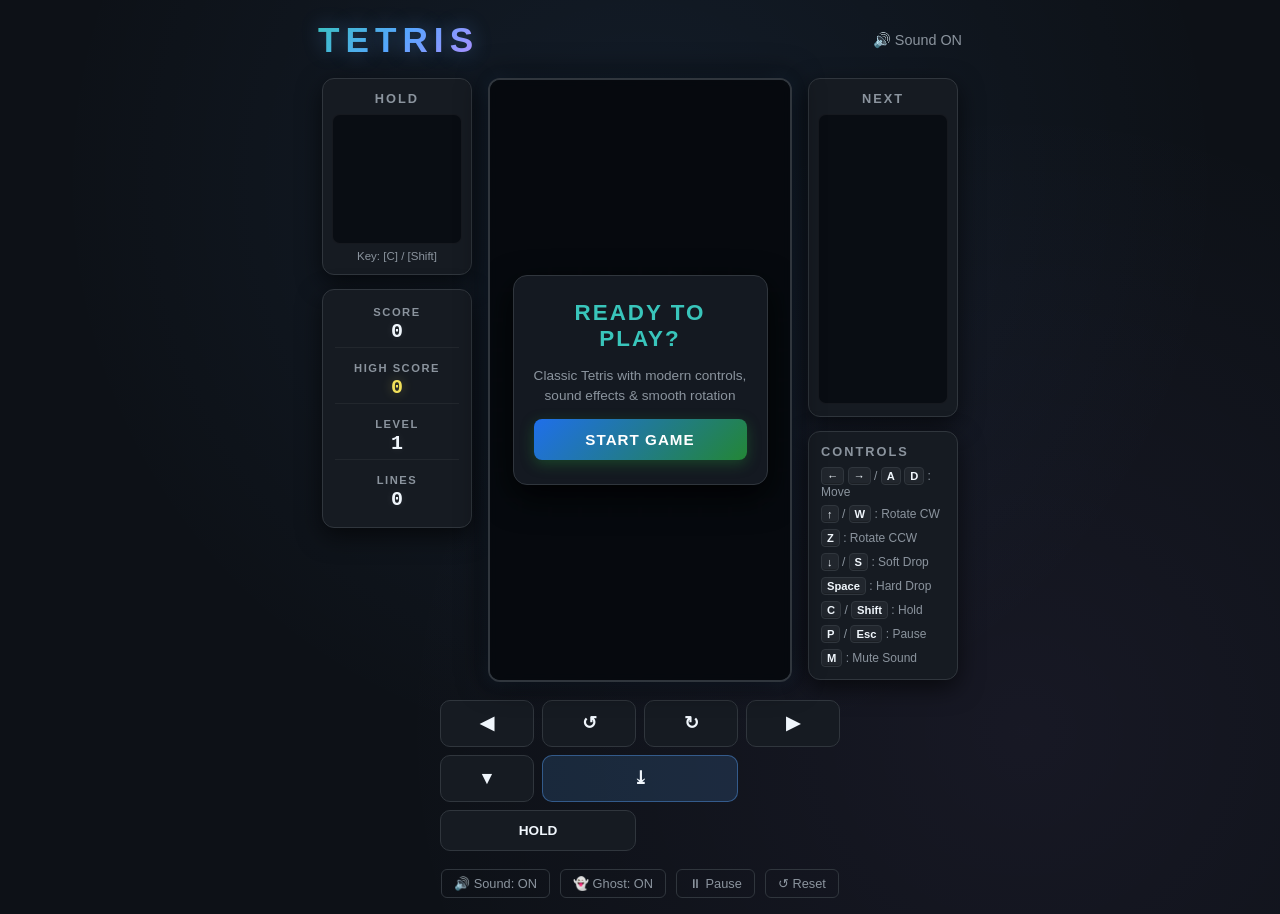
<file: index.html>
<!DOCTYPE html>
<html lang="en">
<head>
  <meta charset="UTF-8">
  <meta name="viewport" content="width=device-width, initial-scale=1.0">
  <title>HTML5 Tetris</title>
  <link rel="stylesheet" href="style.css">
</head>
<body>
  <div class="game-container">
    <header class="game-header">
      <h1 class="game-title">TETRIS</h1>
      <div class="header-status">
        <span id="sound-indicator" title="Toggle Sound (Press M)">🔊 Sound ON</span>
      </div>
    </header>

    <div class="game-layout">
      <!-- Left Sidebar: Hold & Level/Lines -->
      <aside class="sidebar sidebar-left">
        <div class="panel hold-panel">
          <h2 class="panel-title">HOLD</h2>
          <div class="canvas-wrapper">
            <canvas id="hold-canvas" width="120" height="120"></canvas>
          </div>
          <div class="panel-hint">Key: [C] / [Shift]</div>
        </div>

        <div class="panel stats-panel">
          <div class="stat-box">
            <div class="stat-label">SCORE</div>
            <div class="stat-value" id="score-display">0</div>
          </div>
          <div class="stat-box">
            <div class="stat-label">HIGH SCORE</div>
            <div class="stat-value highlight" id="high-score-display">0</div>
          </div>
          <div class="stat-box">
            <div class="stat-label">LEVEL</div>
            <div class="stat-value" id="level-display">1</div>
          </div>
          <div class="stat-box">
            <div class="stat-label">LINES</div>
            <div class="stat-value" id="lines-display">0</div>
          </div>
        </div>
      </aside>

      <!-- Center: Main Board -->
      <main class="board-area">
        <div class="canvas-container">
          <canvas id="tetris-canvas" width="300" height="600"></canvas>
          
          <!-- Start / Game Over / Pause Overlays -->
          <div id="overlay" class="overlay">
            <div class="overlay-card" id="start-screen">
              <h2>READY TO PLAY?</h2>
              <p>Classic Tetris with modern controls, sound effects & smooth rotation</p>
              <button id="btn-start" class="glow-button">START GAME</button>
            </div>

            <div class="overlay-card hidden" id="pause-screen">
              <h2>PAUSED</h2>
              <p>Press [P] or [Esc] to resume</p>
              <button id="btn-resume" class="glow-button">RESUME</button>
            </div>

            <div class="overlay-card hidden" id="gameover-screen">
              <h2>GAME OVER</h2>
              <div class="final-score-box">
                <div>Final Score: <span id="final-score">0</span></div>
                <div>Lines Cleared: <span id="final-lines">0</span></div>
              </div>
              <button id="btn-restart" class="glow-button">PLAY AGAIN</button>
            </div>
          </div>
        </div>
      </main>

      <!-- Right Sidebar: Next Queue & Quick Controls -->
      <aside class="sidebar sidebar-right">
        <div class="panel next-panel">
          <h2 class="panel-title">NEXT</h2>
          <div class="canvas-wrapper">
            <canvas id="next-canvas" width="120" height="280"></canvas>
          </div>
        </div>

        <div class="panel controls-guide">
          <h2 class="panel-title">CONTROLS</h2>
          <ul class="controls-list">
            <li><kbd>←</kbd> <kbd>→</kbd> / <kbd>A</kbd> <kbd>D</kbd> : Move</li>
            <li><kbd>↑</kbd> / <kbd>W</kbd> : Rotate CW</li>
            <li><kbd>Z</kbd> : Rotate CCW</li>
            <li><kbd>↓</kbd> / <kbd>S</kbd> : Soft Drop</li>
            <li><kbd>Space</kbd> : Hard Drop</li>
            <li><kbd>C</kbd> / <kbd>Shift</kbd> : Hold</li>
            <li><kbd>P</kbd> / <kbd>Esc</kbd> : Pause</li>
            <li><kbd>M</kbd> : Mute Sound</li>
          </ul>
        </div>
      </aside>
    </div>

    <!-- On-screen Mobile/Casual Touch Controls -->
    <div class="touch-controls">
      <button class="touch-btn" id="t-left" aria-label="Left">◀</button>
      <button class="touch-btn" id="t-rotate-ccw" aria-label="Rotate CCW">↺</button>
      <button class="touch-btn" id="t-rotate-cw" aria-label="Rotate CW">↻</button>
      <button class="touch-btn" id="t-right" aria-label="Right">▶</button>
      <button class="touch-btn" id="t-down" aria-label="Soft Drop">▼</button>
      <button class="touch-btn" id="t-hard-drop" aria-label="Hard Drop">⤓</button>
      <button class="touch-btn" id="t-hold" aria-label="Hold">HOLD</button>
    </div>

    <footer class="game-footer">
      <button id="btn-sound-toggle" class="btn-text">🔊 Sound: ON</button>
      <button id="btn-ghost-toggle" class="btn-text">👻 Ghost: ON</button>
      <button id="btn-pause-toggle" class="btn-text">⏸ Pause</button>
      <button id="btn-reset" class="btn-text">↺ Reset</button>
    </footer>
  </div>

  <script src="tetris.js"></script>
</body>
</html>
</file>
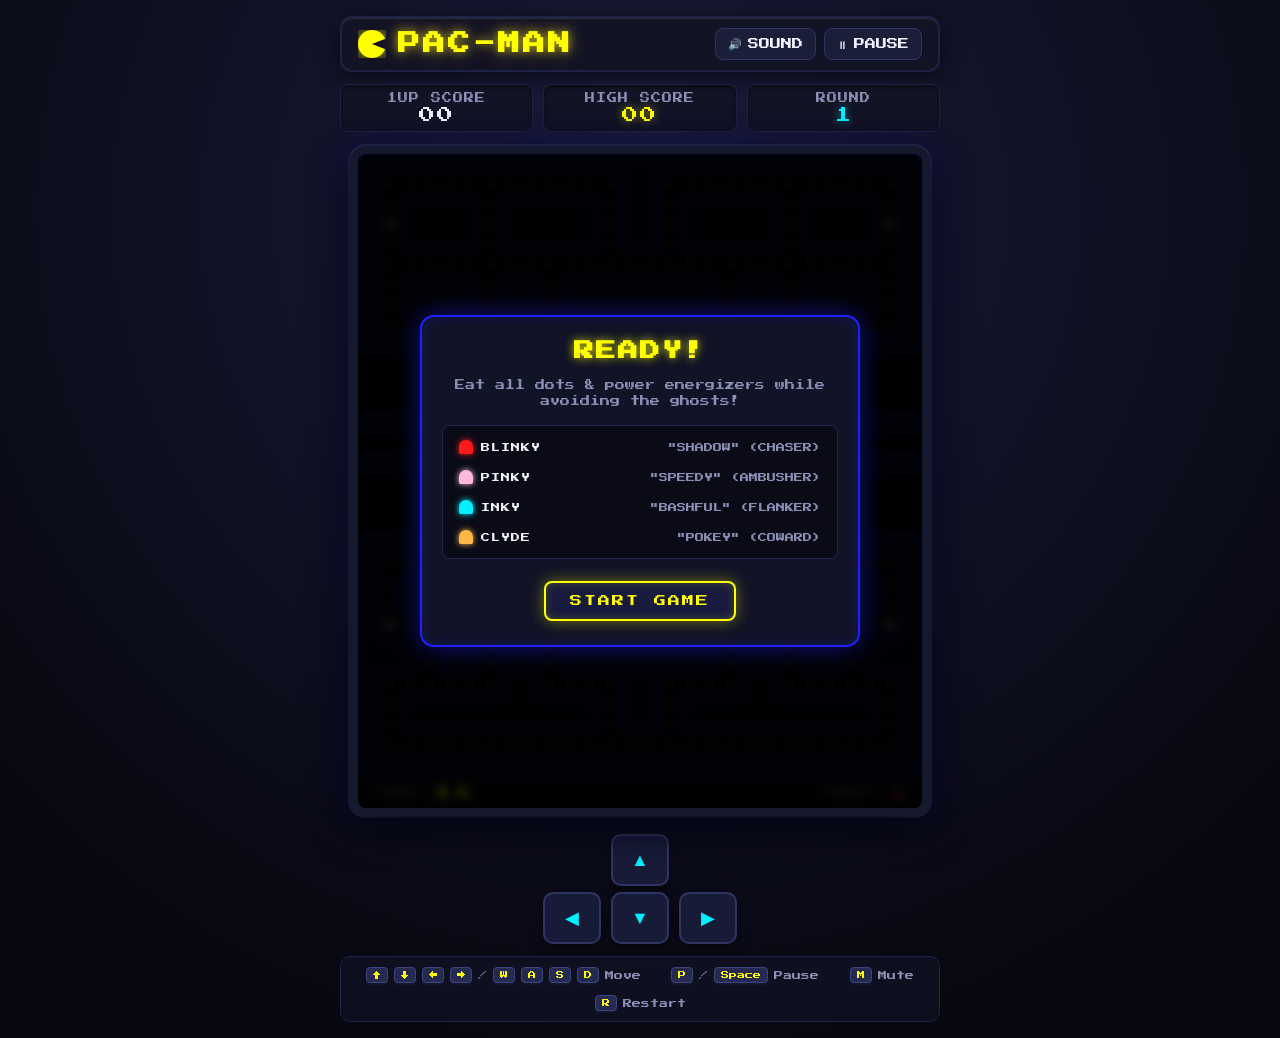
<file: pacman/index.html>
<!DOCTYPE html>
<html lang="en">
<head>
  <meta charset="UTF-8">
  <meta name="viewport" content="width=device-width, initial-scale=1.0, maximum-scale=1.0, user-scalable=no">
  <title>HTML5 PAC-MAN Arcade</title>
  <link rel="preconnect" href="https://fonts.googleapis.com">
  <link rel="preconnect" href="https://fonts.gstatic.com" crossorigin>
  <link href="https://fonts.googleapis.com/css2?family=Press+Start+2P&display=swap" rel="stylesheet">
  <link rel="stylesheet" href="style.css">
</head>
<body>
  <div class="game-container">
    <!-- Header Marquee -->
    <header class="game-header">
      <div class="logo-area">
        <div class="pac-logo-icon" aria-hidden="true"></div>
        <h1 class="game-title">PAC-MAN</h1>
      </div>
      <div class="header-controls">
        <button id="btn-sound" class="icon-button" title="Toggle Sound (M)">
          <span id="sound-icon">🔊</span> <span id="sound-text">SOUND</span>
        </button>
        <button id="btn-pause" class="icon-button" title="Pause Game (P)">
          <span id="pause-icon">⏸</span> <span id="pause-text">PAUSE</span>
        </button>
      </div>
    </header>

    <!-- Scoreboard -->
    <section class="scoreboard" aria-label="Score Board">
      <div class="score-box">
        <div class="score-label">1UP SCORE</div>
        <div class="score-val" id="score-display">00</div>
      </div>
      <div class="score-box">
        <div class="score-label">HIGH SCORE</div>
        <div class="score-val highlight" id="high-score-display">00</div>
      </div>
      <div class="score-box">
        <div class="score-label">ROUND</div>
        <div class="score-val cyan" id="level-display">1</div>
      </div>
    </section>

    <!-- Arcade Screen with Canvas & Overlays -->
    <main class="screen-wrapper">
      <canvas id="gameCanvas" width="560" height="620"></canvas>

      <!-- Interactive Modal Overlays -->
      <div id="game-overlay" class="overlay">
        <!-- Start Game Card -->
        <div id="start-modal" class="overlay-modal active">
          <h2 class="modal-title">READY!</h2>
          <p class="modal-desc">Eat all dots & power energizers while avoiding the ghosts!</p>

          <div class="ghost-roster">
            <div class="roster-item">
              <div class="ghost-preview">
                <span class="ghost-mini-sprite blinky"></span>
                <span class="ghost-name">BLINKY</span>
              </div>
              <span class="ghost-nickname">"SHADOW" (CHASER)</span>
            </div>
            <div class="roster-item">
              <div class="ghost-preview">
                <span class="ghost-mini-sprite pinky"></span>
                <span class="ghost-name">PINKY</span>
              </div>
              <span class="ghost-nickname">"SPEEDY" (AMBUSHER)</span>
            </div>
            <div class="roster-item">
              <div class="ghost-preview">
                <span class="ghost-mini-sprite inky"></span>
                <span class="ghost-name">INKY</span>
              </div>
              <span class="ghost-nickname">"BASHFUL" (FLANKER)</span>
            </div>
            <div class="roster-item">
              <div class="ghost-preview">
                <span class="ghost-mini-sprite clyde"></span>
                <span class="ghost-name">CLYDE</span>
              </div>
              <span class="ghost-nickname">"POKEY" (COWARD)</span>
            </div>
          </div>

          <button id="btn-start" class="glow-btn">START GAME</button>
        </div>

        <!-- Pause Card -->
        <div id="pause-modal" class="overlay-modal hidden">
          <h2 class="modal-title">GAME PAUSED</h2>
          <p class="modal-desc">Press [P] or click RESUME to return to the maze.</p>
          <button id="btn-resume" class="glow-btn">RESUME</button>
        </div>

        <!-- Game Over Card -->
        <div id="gameover-modal" class="overlay-modal hidden">
          <h2 class="modal-title danger">GAME OVER</h2>
          <div class="final-stats">
            <div class="stat-row">
              <span>FINAL SCORE:</span>
              <span id="gameover-score" class="highlight">0</span>
            </div>
            <div class="stat-row">
              <span>HIGH SCORE:</span>
              <span id="gameover-highscore">0</span>
            </div>
            <div class="stat-row">
              <span>ROUNDS COMPLETED:</span>
              <span id="gameover-level">1</span>
            </div>
          </div>
          <button id="btn-restart" class="glow-btn">PLAY AGAIN</button>
        </div>

        <!-- Level Clear Card -->
        <div id="clear-modal" class="overlay-modal hidden">
          <h2 class="modal-title success">ROUND CLEAR!</h2>
          <p class="modal-desc">Awesome job! Ready for faster ghosts?</p>
          <div class="final-stats">
            <div class="stat-row">
              <span>BONUS:</span>
              <span class="cyan">+1000 PTS</span>
            </div>
          </div>
          <button id="btn-next-level" class="glow-btn">NEXT ROUND</button>
        </div>
      </div>

      <!-- Bottom Screen Status Bar -->
      <footer class="screen-status-bar">
        <div class="lives-container" aria-label="Remaining Lives">
          <span class="lives-label">LIVES:</span>
          <div id="lives-display" class="lives-icons">
            <span class="life-icon"></span>
            <span class="life-icon"></span>
          </div>
        </div>
        <div class="fruit-container" aria-label="Bonus Fruits">
          <span class="fruit-label">FRUIT:</span>
          <div id="fruit-display" class="fruit-icon">🍒</div>
        </div>
      </footer>
    </main>

    <!-- Mobile Virtual D-Pad -->
    <div class="mobile-controls" id="touch-controls">
      <div class="dpad-row">
        <button class="dpad-btn" id="dpad-up" aria-label="Up">▲</button>
      </div>
      <div class="dpad-row">
        <button class="dpad-btn" id="dpad-left" aria-label="Left">◀</button>
        <button class="dpad-btn" id="dpad-down" aria-label="Down">▼</button>
        <button class="dpad-btn" id="dpad-right" aria-label="Right">▶</button>
      </div>
    </div>

    <!-- Quick Keyboard & Controls Guide -->
    <nav class="controls-card" aria-label="Keyboard Shortcuts">
      <div class="guide-item"><kbd>↑</kbd><kbd>↓</kbd><kbd>←</kbd><kbd>→</kbd> / <kbd>W</kbd><kbd>A</kbd><kbd>S</kbd><kbd>D</kbd> Move</div>
      <div class="guide-item"><kbd>P</kbd> / <kbd>Space</kbd> Pause</div>
      <div class="guide-item"><kbd>M</kbd> Mute</div>
      <div class="guide-item"><kbd>R</kbd> Restart</div>
    </nav>
  </div>

  <script src="screens.js"></script>
  <script src="pacman.js"></script>
</body>
</html>
</file>
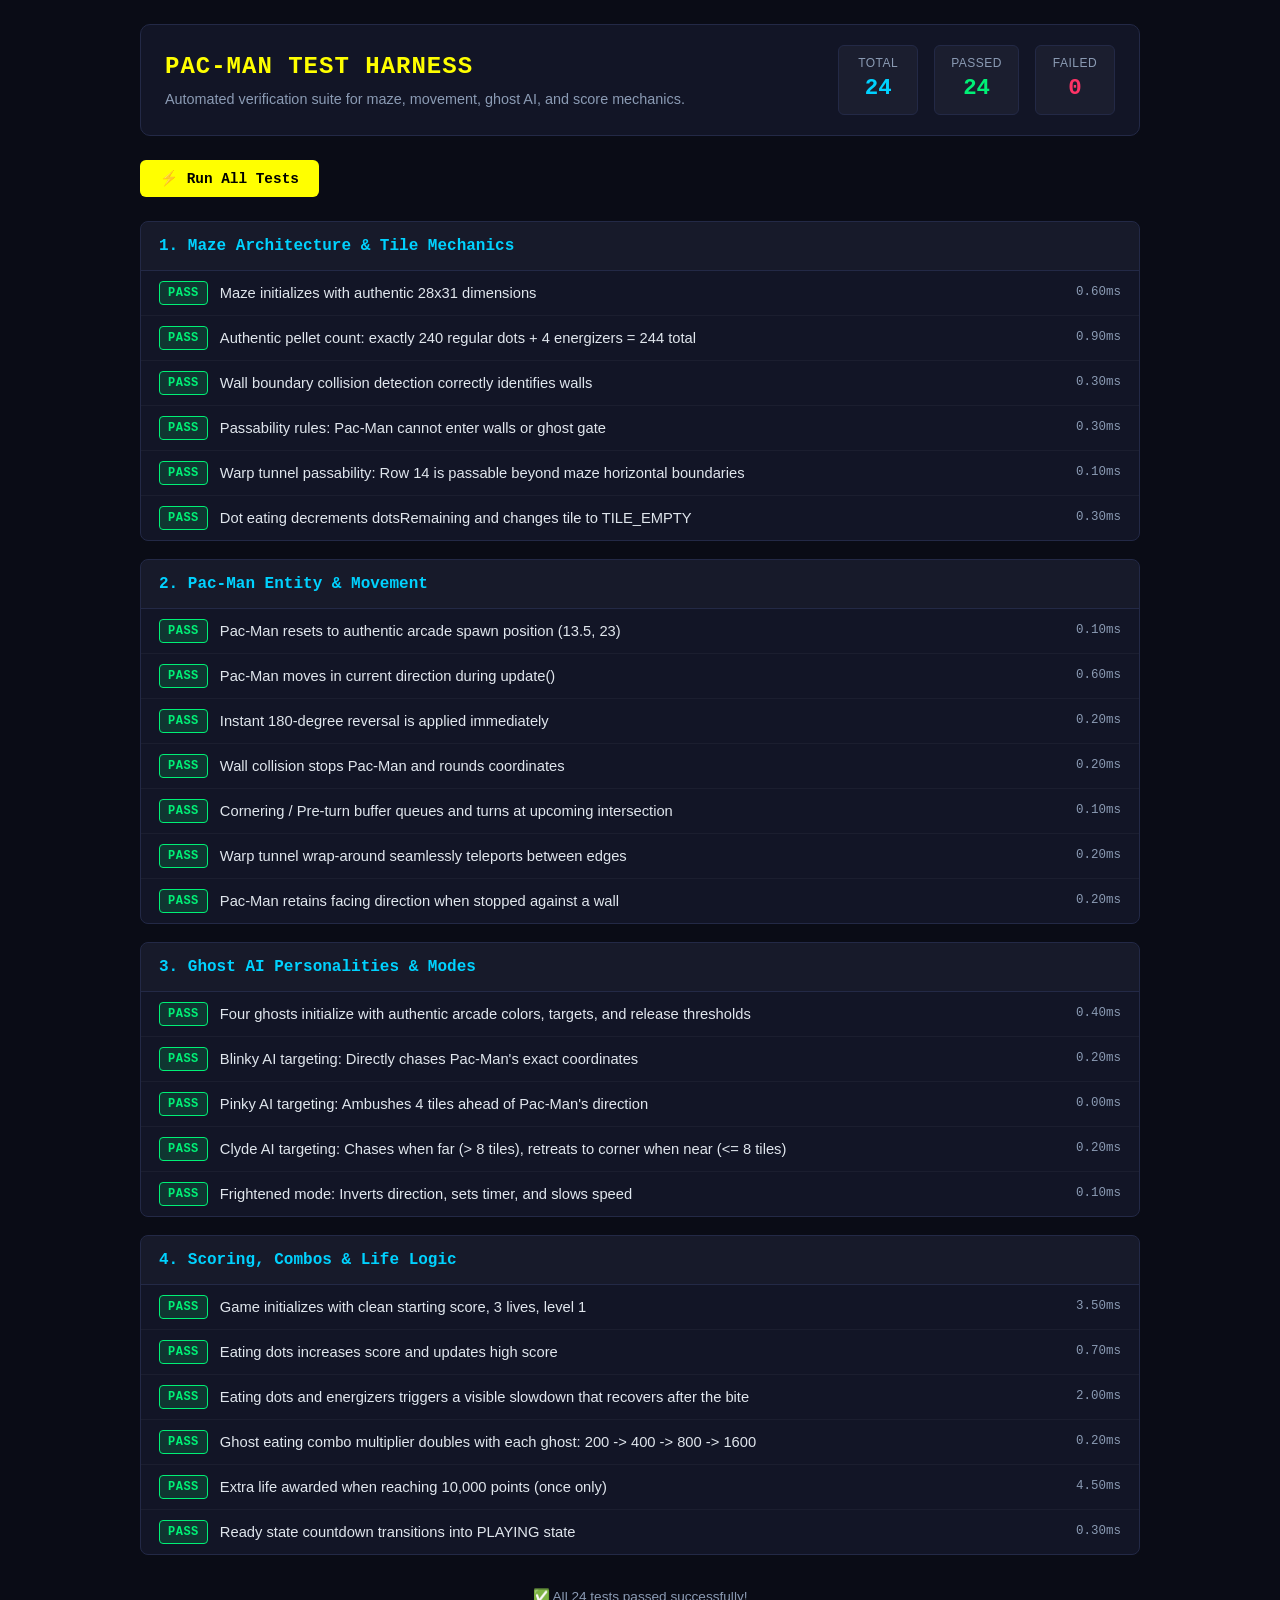
<file: pacman/tests.html>
<!DOCTYPE html>
<html lang="en">
<head>
  <meta charset="UTF-8">
  <meta name="viewport" content="width=device-width, initial-scale=1.0">
  <title>Retro PAC-MAN - Automated Test Suite & Harness</title>
  <style>
    :root {
      --bg: #0a0c16;
      --card-bg: #121526;
      --card-border: #232946;
      --text-main: #e0e6ed;
      --text-dim: #8b9bb4;
      --accent-yellow: #ffff00;
      --accent-blue: #00d2ff;
      --accent-pink: #ff70a6;
      --pass: #00f076;
      --fail: #ff3366;
      --font-mono: 'Consolas', 'Courier New', monospace;
    }

    * {
      box-sizing: border-box;
      margin: 0;
      padding: 0;
    }

    body {
      background-color: var(--bg);
      color: var(--text-main);
      font-family: -apple-system, BlinkMacSystemFont, "Segoe UI", Roboto, Helvetica, Arial, sans-serif;
      padding: 24px;
      line-height: 1.5;
    }

    .container {
      max-width: 1000px;
      margin: 0 auto;
    }

    header {
      background: var(--card-bg);
      border: 1px solid var(--card-border);
      border-radius: 10px;
      padding: 20px 24px;
      margin-bottom: 24px;
      display: flex;
      flex-wrap: wrap;
      justify-content: space-between;
      align-items: center;
      gap: 16px;
    }

    .title-group h1 {
      font-family: var(--font-mono);
      font-size: 1.5rem;
      color: var(--accent-yellow);
      letter-spacing: 1px;
      margin-bottom: 4px;
    }

    .title-group p {
      color: var(--text-dim);
      font-size: 0.9rem;
    }

    .stats-bar {
      display: flex;
      gap: 16px;
      align-items: center;
    }

    .stat-badge {
      display: flex;
      flex-direction: column;
      align-items: center;
      background: rgba(255, 255, 255, 0.04);
      padding: 8px 16px;
      border-radius: 6px;
      border: 1px solid var(--card-border);
      min-width: 80px;
    }

    .stat-label {
      font-size: 0.75rem;
      text-transform: uppercase;
      letter-spacing: 0.5px;
      color: var(--text-dim);
    }

    .stat-val {
      font-family: var(--font-mono);
      font-size: 1.4rem;
      font-weight: bold;
    }

    .stat-pass { color: var(--pass); }
    .stat-fail { color: var(--fail); }
    .stat-total { color: var(--accent-blue); }

    .controls {
      display: flex;
      gap: 10px;
      margin-bottom: 24px;
    }

    button.btn-run {
      background: var(--accent-yellow);
      color: #000;
      border: none;
      font-family: var(--font-mono);
      font-size: 0.9rem;
      font-weight: bold;
      padding: 10px 20px;
      border-radius: 6px;
      cursor: pointer;
      transition: opacity 0.2s;
    }

    button.btn-run:hover {
      opacity: 0.9;
    }

    .suite {
      background: var(--card-bg);
      border: 1px solid var(--card-border);
      border-radius: 8px;
      margin-bottom: 18px;
      overflow: hidden;
    }

    .suite-header {
      background: rgba(255, 255, 255, 0.02);
      border-bottom: 1px solid var(--card-border);
      padding: 12px 18px;
      font-family: var(--font-mono);
      font-size: 1rem;
      display: flex;
      justify-content: space-between;
      align-items: center;
    }

    .suite-title {
      color: var(--accent-blue);
      font-weight: bold;
    }

    .test-list {
      list-style: none;
    }

    .test-item {
      padding: 10px 18px;
      border-bottom: 1px solid rgba(255, 255, 255, 0.04);
      display: flex;
      flex-direction: column;
      gap: 4px;
    }

    .test-item:last-child {
      border-bottom: none;
    }

    .test-main {
      display: flex;
      align-items: center;
      gap: 12px;
      font-size: 0.92rem;
    }

    .test-status {
      font-family: var(--font-mono);
      font-size: 0.75rem;
      font-weight: bold;
      padding: 2px 8px;
      border-radius: 4px;
      text-transform: uppercase;
      letter-spacing: 0.5px;
    }

    .status-pass {
      background: rgba(0, 240, 118, 0.15);
      color: var(--pass);
      border: 1px solid var(--pass);
    }

    .status-fail {
      background: rgba(255, 51, 102, 0.15);
      color: var(--fail);
      border: 1px solid var(--fail);
    }

    .test-duration {
      margin-left: auto;
      font-family: var(--font-mono);
      font-size: 0.78rem;
      color: var(--text-dim);
    }

    .test-error {
      margin-top: 6px;
      margin-left: 32px;
      padding: 8px 12px;
      background: rgba(255, 51, 102, 0.08);
      border-left: 3px solid var(--fail);
      border-radius: 3px;
      font-family: var(--font-mono);
      font-size: 0.82rem;
      color: #ff99b3;
      white-space: pre-wrap;
      word-break: break-all;
    }

    .footer-summary {
      text-align: center;
      color: var(--text-dim);
      font-size: 0.85rem;
      margin-top: 32px;
    }
  </style>
</head>
<body>
  <div class="container">
    <header>
      <div class="title-group">
        <h1>PAC-MAN TEST HARNESS</h1>
        <p>Automated verification suite for maze, movement, ghost AI, and score mechanics.</p>
      </div>
      <div class="stats-bar">
        <div class="stat-badge">
          <span class="stat-label">Total</span>
          <span class="stat-val stat-total" id="stat-total">0</span>
        </div>
        <div class="stat-badge">
          <span class="stat-label">Passed</span>
          <span class="stat-val stat-pass" id="stat-pass">0</span>
        </div>
        <div class="stat-badge">
          <span class="stat-label">Failed</span>
          <span class="stat-val stat-fail" id="stat-fail">0</span>
        </div>
      </div>
    </header>

    <div class="controls">
      <button class="btn-run" onclick="runAllTests()">⚡ Run All Tests</button>
    </div>

    <div id="test-output"></div>

    <div class="footer-summary" id="footer-summary">Ready to run tests.</div>
  </div>

  <!-- Flag for pacman.js so it doesn't auto-start the canvas game loop -->
  <script>
    window.__PACMAN_TEST_MODE__ = true;
  </script>

  <!-- Load dependencies & engine -->
  <script src="screens.js"></script>
  <script src="pacman.js"></script>

  <!-- Micro Test Framework & Suites -->
  <script>
    // =========================================================================
    // LIGHTWEIGHT TEST RUNNER & ASSERTION ENGINE
    // =========================================================================

    const suites = [];
    let currentSuite = null;

    function describe(suiteName, fn) {
      currentSuite = { name: suiteName, tests: [] };
      suites.push(currentSuite);
      fn();
      currentSuite = null;
    }

    function test(testName, fn) {
      if (!currentSuite) throw new Error("test() must be inside a describe() block");
      currentSuite.tests.push({ name: testName, fn });
    }

    const assert = {
      ok(val, msg) {
        if (!val) throw new Error(msg || `Expected truthy, got ${val}`);
      },
      strictEqual(actual, expected, msg) {
        if (actual !== expected) {
          throw new Error(msg || `Expected: ${JSON.stringify(expected)}\nReceived: ${JSON.stringify(actual)}`);
        }
      },
      notStrictEqual(actual, expected, msg) {
        if (actual === expected) {
          throw new Error(msg || `Expected values not to strictly equal: ${actual}`);
        }
      },
      deepStrictEqual(actual, expected, msg) {
        const a = JSON.stringify(actual);
        const b = JSON.stringify(expected);
        if (a !== b) {
          throw new Error(msg || `Deep equal mismatch:\nExpected: ${b}\nReceived: ${a}`);
        }
      },
      closeTo(actual, expected, delta = 0.001, msg) {
        if (Math.abs(actual - expected) > delta) {
          throw new Error(msg || `Expected ${actual} to be close to ${expected} (within ±${delta})`);
        }
      }
    };

    // =========================================================================
    // SUITE 1: MAZE ARCHITECTURE & TILE MECHANICS
    // =========================================================================

    describe("1. Maze Architecture & Tile Mechanics", () => {
      const { Maze, GRID_COLS, GRID_ROWS, TILE_WALL, TILE_DOT, TILE_ENERGIZER, TILE_EMPTY, TILE_GATE } = window.PacmanEngine;

      test("Maze initializes with authentic 28x31 dimensions", () => {
        const maze = new Maze();
        assert.strictEqual(maze.grid.length, 31, "Row count must be 31");
        maze.grid.forEach((row, r) => {
          assert.strictEqual(row.length, 28, `Row ${r} must have 28 columns`);
        });
      });

      test("Authentic pellet count: exactly 240 regular dots + 4 energizers = 244 total", () => {
        const maze = new Maze();
        let regularDots = 0;
        let energizers = 0;

        for (let r = 0; r < GRID_ROWS; r++) {
          for (let c = 0; c < GRID_COLS; c++) {
            const tile = maze.getTile(c, r);
            if (tile === TILE_DOT) regularDots++;
            if (tile === TILE_ENERGIZER) energizers++;
          }
        }

        assert.strictEqual(regularDots, 240, "Must contain exactly 240 regular dots");
        assert.strictEqual(energizers, 4, "Must contain exactly 4 energizers");
        assert.strictEqual(maze.totalDots, 244, "Total dots count in maze must be 244");
        assert.strictEqual(maze.dotsRemaining, 244, "Initial dotsRemaining must equal totalDots");
      });

      test("Wall boundary collision detection correctly identifies walls", () => {
        const maze = new Maze();
        // Corners of the maze are walls
        assert.strictEqual(maze.isWall(0, 0), true, "Top-left corner (0,0) must be a wall");
        assert.strictEqual(maze.isWall(27, 0), true, "Top-right corner (27,0) must be a wall");
        assert.strictEqual(maze.isWall(0, 30), true, "Bottom-left corner (0,30) must be a wall");
        assert.strictEqual(maze.isWall(27, 30), true, "Bottom-right corner (27,30) must be a wall");
      });

      test("Passability rules: Pac-Man cannot enter walls or ghost gate", () => {
        const maze = new Maze();
        // Ghost gate is at row 12, cols 13 and 14
        assert.strictEqual(maze.getTile(13, 12), TILE_GATE, "Tile (13,12) should be ghost gate");
        assert.strictEqual(maze.isPassableForPacman(13, 12), false, "Ghost gate must NOT be passable for Pac-Man");
        assert.strictEqual(maze.isPassableForPacman(0, 0), false, "Wall must NOT be passable for Pac-Man");

        // Normal path tile (e.g. (1,1)) is passable
        assert.strictEqual(maze.isPassableForPacman(1, 1), true, "Dot tile (1,1) must be passable for Pac-Man");
      });

      test("Warp tunnel passability: Row 14 is passable beyond maze horizontal boundaries", () => {
        const maze = new Maze();
        assert.strictEqual(maze.isPassableForPacman(-1, 14), true, "Row 14 left tunnel exit (-1, 14) is passable");
        assert.strictEqual(maze.isPassableForPacman(28, 14), true, "Row 14 right tunnel exit (28, 14) is passable");
        assert.strictEqual(maze.isPassableForPacman(-1, 10), false, "Out of bounds on other rows must NOT be passable");
      });

      test("Dot eating decrements dotsRemaining and changes tile to TILE_EMPTY", () => {
        const maze = new Maze();
        const initialDots = maze.dotsRemaining;

        // Tile (1, 1) has a dot
        assert.strictEqual(maze.getTile(1, 1), TILE_DOT);
        const eaten = maze.eat(1, 1);
        assert.strictEqual(eaten, TILE_DOT, "eat() must return TILE_DOT");
        assert.strictEqual(maze.getTile(1, 1), TILE_EMPTY, "Tile must be empty after eating");
        assert.strictEqual(maze.dotsRemaining, initialDots - 1, "dotsRemaining must decrease by 1");

        // Eating again on empty tile does nothing
        const eatenAgain = maze.eat(1, 1);
        assert.strictEqual(eatenAgain, TILE_EMPTY, "Eating empty tile returns TILE_EMPTY");
        assert.strictEqual(maze.dotsRemaining, initialDots - 1, "dotsRemaining should not change");
      });
    });

    // =========================================================================
    // SUITE 2: PAC-MAN ENTITY & MOVEMENT
    // =========================================================================

    describe("2. Pac-Man Entity & Movement", () => {
      const { Pacman, Maze, DIR_LEFT, DIR_RIGHT, DIR_UP, DIR_DOWN, DIR_NONE, GRID_COLS } = window.PacmanEngine;

      test("Pac-Man resets to authentic arcade spawn position (13.5, 23)", () => {
        const pacman = new Pacman();
        assert.strictEqual(pacman.x, 13.5, "Spawn X must be 13.5");
        assert.strictEqual(pacman.y, 23.0, "Spawn Y must be 23.0");
        assert.strictEqual(pacman.dir, DIR_LEFT, "Initial direction must be DIR_LEFT");
        assert.strictEqual(pacman.isDying, false, "Should not be in dying state initially");
      });

      test("Pac-Man moves in current direction during update()", () => {
        const pacman = new Pacman();
        const maze = new Maze();
        pacman.dir = DIR_LEFT;
        const initialX = pacman.x;

        pacman.update(0.1, maze);
        assert.ok(pacman.x < initialX, `Expected X (${pacman.x}) to be less than initial X (${initialX})`);
      });

      test("Instant 180-degree reversal is applied immediately", () => {
        const pacman = new Pacman();
        const maze = new Maze();
        pacman.dir = DIR_LEFT;

        // Queue reverse direction
        pacman.setNextDirection(DIR_RIGHT);
        pacman.update(0.01, maze);

        assert.strictEqual(pacman.dir, DIR_RIGHT, "Pac-Man must instantly reverse to DIR_RIGHT");
        assert.strictEqual(pacman.nextDir, null, "nextDir must be cleared after applying");
      });

      test("Wall collision stops Pac-Man and rounds coordinates", () => {
        const pacman = new Pacman();
        const maze = new Maze();

        // Place Pac-Man at (1, 1) facing left into outer wall (0, 1)
        pacman.x = 1.05;
        pacman.y = 1.0;
        pacman.dir = DIR_LEFT;

        // Outer wall (0, 1) is not passable
        assert.strictEqual(maze.isPassableForPacman(0, 1), false);

        pacman.update(0.1, maze);
        assert.strictEqual(pacman.dir, DIR_NONE, "Pac-Man should stop upon hitting wall");
        assert.strictEqual(pacman.x, 1.0, "Pac-Man X should snap to nearest integer on collision");
      });

      test("Cornering / Pre-turn buffer queues and turns at upcoming intersection", () => {
        const pacman = new Pacman();
        const maze = new Maze();

        // Tile (6, 5) can turn UP into (6, 4)
        // Position Pac-Man near intersection: x = 6.2, y = 5.0, moving LEFT
        pacman.x = 6.2;
        pacman.y = 5.0;
        pacman.dir = DIR_LEFT;

        assert.strictEqual(maze.isPassableForPacman(6, 4), true, "Turn UP at col 6 is passable");

        // Buffer turn UP
        pacman.setNextDirection(DIR_UP);
        assert.strictEqual(pacman.dir, DIR_LEFT, "Direction should still be LEFT before reaching center");

        // Advance into cornering window (< 0.38 distance from col 6)
        pacman.update(0.02, maze); // 10.5 * 0.02 = 0.21 tiles move -> x approx 5.99

        assert.strictEqual(pacman.dir, DIR_UP, "Direction must change to buffered DIR_UP at intersection");
        assert.strictEqual(pacman.x, 6.0, "X position should align with intersection column center");
      });

      test("Warp tunnel wrap-around seamlessly teleports between edges", () => {
        const pacman = new Pacman();
        const maze = new Maze();

        // In row 14, moving left through left boundary
        pacman.y = 14.0;
        pacman.x = -0.6;
        pacman.dir = DIR_LEFT;

        pacman.update(0.01, maze);
        assert.closeTo(pacman.x, GRID_COLS - 0.5, 0.2, "Crossing left exit should warp to right tunnel");

        // Moving right through right boundary
        pacman.x = GRID_COLS - 0.4;
        pacman.dir = DIR_RIGHT;

        pacman.update(0.01, maze);
        assert.closeTo(pacman.x, -0.5, 0.2, "Crossing right exit should warp to left tunnel");
      });

      test("Pac-Man retains facing direction when stopped against a wall", () => {
        const pacman = new Pacman();
        const maze = new Maze();

        // Moving UP into a wall (tile (1,0) is wall, (1,1) is open)
        pacman.x = 1.0;
        pacman.y = 1.05;
        pacman.dir = DIR_UP;
        pacman.facingDir = DIR_UP;
        pacman.update(0.1, maze);
        assert.strictEqual(pacman.dir, DIR_NONE, "Pac-Man must stop moving when hitting wall");
        assert.strictEqual(pacman.facingDir, DIR_UP, "Pac-Man must keep facing UP after stopping");

        // Moving RIGHT into a wall (tile (27,1) is outer wall, (26,1) is open)
        pacman.x = 25.95;
        pacman.y = 1.0;
        pacman.dir = DIR_RIGHT;
        pacman.facingDir = DIR_RIGHT;
        pacman.update(0.1, maze);
        assert.strictEqual(pacman.dir, DIR_NONE, "Pac-Man must stop moving when hitting wall");
        assert.strictEqual(pacman.facingDir, DIR_RIGHT, "Pac-Man must keep facing RIGHT after stopping");

        // Moving DOWN into a wall (row 7 col 2 is wall, row 6 col 2 is open)
        pacman.x = 2.0;
        pacman.y = 5.95;
        pacman.dir = DIR_DOWN;
        pacman.facingDir = DIR_DOWN;
        assert.strictEqual(maze.isPassableForPacman(2, 7), false, "Tile (2,7) must be a wall");
        pacman.update(0.1, maze);
        assert.strictEqual(pacman.dir, DIR_NONE, "Pac-Man must stop moving when hitting wall");
        assert.strictEqual(pacman.facingDir, DIR_DOWN, "Pac-Man must keep facing DOWN after stopping");

        // Moving LEFT into outer wall (0,1)
        pacman.x = 1.05;
        pacman.y = 1.0;
        pacman.dir = DIR_LEFT;
        pacman.facingDir = DIR_LEFT;
        pacman.update(0.1, maze);
        assert.strictEqual(pacman.dir, DIR_NONE, "Pac-Man must stop moving when hitting wall");
        assert.strictEqual(pacman.facingDir, DIR_LEFT, "Pac-Man must keep facing LEFT after stopping");
      });
    });

    // =========================================================================
    // SUITE 3: GHOST AI PERSONALITIES & STATES
    // =========================================================================

    describe("3. Ghost AI Personalities & Modes", () => {
      const {
        Ghost, Pacman,
        DIR_UP, DIR_DOWN, DIR_LEFT, DIR_RIGHT,
        GHOST_STATE_SCATTER, GHOST_STATE_CHASE, GHOST_STATE_FRIGHTENED, GHOST_STATE_EATEN, GHOST_STATE_IN_HOUSE
      } = window.PacmanEngine;

      test("Four ghosts initialize with authentic arcade colors, targets, and release thresholds", () => {
        const blinky = new Ghost('Blinky', '#ff0000', { x: 25, y: -2 }, { x: 13.5, y: 11.0 }, DIR_LEFT, 0);
        const pinky  = new Ghost('Pinky',  '#ffb8de', { x:  2, y: -2 }, { x: 13.5, y: 14.0 }, DIR_UP,   0);
        const inky   = new Ghost('Inky',   '#00ffff', { x: 27, y: 31 }, { x: 11.5, y: 14.0 }, DIR_UP,  30);
        const clyde  = new Ghost('Clyde',  '#ffb847', { x:  0, y: 31 }, { x: 15.5, y: 14.0 }, DIR_UP,  60);

        assert.strictEqual(blinky.state, GHOST_STATE_SCATTER, "Blinky starts immediately outside in SCATTER");
        assert.strictEqual(pinky.state, GHOST_STATE_IN_HOUSE, "Pinky starts IN_HOUSE");
        assert.strictEqual(inky.dotReleaseThreshold, 30, "Inky release threshold is 30 dots");
        assert.strictEqual(clyde.dotReleaseThreshold, 60, "Clyde release threshold is 60 dots");
      });

      test("Blinky AI targeting: Directly chases Pac-Man's exact coordinates", () => {
        const blinky = new Ghost('Blinky', '#ff0000', { x: 25, y: -2 }, { x: 13.5, y: 11.0 }, DIR_LEFT, 0);
        blinky.state = GHOST_STATE_CHASE;

        const pacman = new Pacman();
        pacman.x = 9.0;
        pacman.y = 15.0;

        const target = blinky.getTarget(GHOST_STATE_CHASE, pacman, blinky);
        assert.strictEqual(target.x, 9.0, "Blinky target X should match Pac-Man X");
        assert.strictEqual(target.y, 15.0, "Blinky target Y should match Pac-Man Y");
      });

      test("Pinky AI targeting: Ambushes 4 tiles ahead of Pac-Man's direction", () => {
        const pinky = new Ghost('Pinky', '#ffb8de', { x: 2, y: -2 }, { x: 13.5, y: 14.0 }, DIR_UP, 0);
        pinky.state = GHOST_STATE_CHASE;

        const pacman = new Pacman();
        pacman.x = 10.0;
        pacman.y = 20.0;
        pacman.dir = DIR_RIGHT; // dir.x = 1, dir.y = 0

        const target = pinky.getTarget(GHOST_STATE_CHASE, pacman, null);
        assert.strictEqual(target.x, 14.0, "Pinky targets Pac-Man X + 4*dir.x (10 + 4 = 14)");
        assert.strictEqual(target.y, 20.0, "Pinky targets Pac-Man Y + 4*dir.y (20 + 0 = 20)");
      });

      test("Clyde AI targeting: Chases when far (> 8 tiles), retreats to corner when near (<= 8 tiles)", () => {
        const clyde = new Ghost('Clyde', '#ffb847', { x: 0, y: 31 }, { x: 15.5, y: 14.0 }, DIR_UP, 60);
        clyde.state = GHOST_STATE_CHASE;
        clyde.x = 10.0;
        clyde.y = 10.0;

        const pacman = new Pacman();

        // Far away: distance = 15 tiles
        pacman.x = 25.0;
        pacman.y = 10.0;
        let target = clyde.getTarget(GHOST_STATE_CHASE, pacman, null);
        assert.strictEqual(target.x, 25.0, "When far away, Clyde targets Pac-Man directly");
        assert.strictEqual(target.y, 10.0);

        // Close: distance = 4 tiles (<= 8)
        pacman.x = 14.0;
        pacman.y = 10.0;
        target = clyde.getTarget(GHOST_STATE_CHASE, pacman, null);
        assert.strictEqual(target.x, 0, "When within 8 tiles, Clyde retreats to scatterTarget X (0)");
        assert.strictEqual(target.y, 31, "When within 8 tiles, Clyde retreats to scatterTarget Y (31)");
      });

      test("Frightened mode: Inverts direction, sets timer, and slows speed", () => {
        const ghost = new Ghost('Blinky', '#ff0000', { x: 25, y: -2 }, { x: 13.5, y: 11.0 }, DIR_LEFT, 0);
        ghost.state = GHOST_STATE_CHASE;
        ghost.dir = DIR_LEFT;

        ghost.makeFrightened(7.0);

        assert.strictEqual(ghost.state, GHOST_STATE_FRIGHTENED, "Ghost state must be FRIGHTENED");
        assert.strictEqual(ghost.dir, DIR_RIGHT, "Ghost must reverse direction on frightened trigger");
        assert.strictEqual(ghost.frightenedTimer, 7.0, "Frightened timer must be initialized");
      });
    });

    // =========================================================================
    // SUITE 4: SCORING, MULTIPLIERS & STATE RULES
    // =========================================================================

    describe("4. Scoring, Combos & Life Logic", () => {
      const { Game, STATE_PLAYING, STATE_READY, PACMAN_BASE_SPEED, PACMAN_EAT_SLOWDOWN, DIR_NONE } = window.PacmanEngine;

      test("Game initializes with clean starting score, 3 lives, level 1", () => {
        const game = new Game({ headless: true });
        assert.strictEqual(game.score, 0, "Initial score should be 0");
        assert.strictEqual(game.lives, 3, "Initial lives should be 3");
        assert.strictEqual(game.level, 1, "Initial level should be 1");
      });

      test("Eating dots increases score and updates high score", () => {
        const game = new Game({ headless: true });
        game.startNewGame();

        game.addScore(10);
        assert.strictEqual(game.score, 10, "Score should be 10 after eating a dot");
        assert.ok(game.highScore >= 10, "High score should be at least current score");

        game.addScore(50);
        assert.strictEqual(game.score, 60, "Score should be 60 after eating energizer");
      });

      test("Eating dots and energizers triggers a visible slowdown that recovers after the bite", () => {
        const game = new Game({ headless: true });
        game.startNewGame();
        game.state = STATE_PLAYING;
        game.pacman.x = 1;
        game.pacman.y = 1;
        game.pacman.dir = DIR_NONE;

        game.update(0.01); // Regular dot at (1, 1)
        assert.closeTo(game.pacman.speed, PACMAN_BASE_SPEED * PACMAN_EAT_SLOWDOWN, 0.0001);
        game.update(0.01); // Stay on the now-empty tile during the bite slowdown
        assert.closeTo(game.pacman.speed, PACMAN_BASE_SPEED * PACMAN_EAT_SLOWDOWN, 0.0001);
        for (let i = 0; i < 20; i++) game.update(0.01);
        assert.strictEqual(game.pacman.speed, PACMAN_BASE_SPEED);

        game.pacman.x = 1;
        game.pacman.y = 3; // Energizer at (1, 3)
        game.update(0.01);
        assert.closeTo(game.pacman.speed, PACMAN_BASE_SPEED * PACMAN_EAT_SLOWDOWN, 0.0001);
        game.update(0.01); // Stay on the now-empty tile during the bite slowdown
        assert.closeTo(game.pacman.speed, PACMAN_BASE_SPEED * PACMAN_EAT_SLOWDOWN, 0.0001);
        for (let i = 0; i < 20; i++) game.update(0.01);
        assert.strictEqual(game.pacman.speed, PACMAN_BASE_SPEED);

        game.resetRound(false);
        assert.strictEqual(game.pacman.speed, PACMAN_BASE_SPEED, "Resetting the round restores configured base speed");
      });

      test("Ghost eating combo multiplier doubles with each ghost: 200 -> 400 -> 800 -> 1600", () => {
        const game = new Game({ headless: true });
        game.startNewGame();

        assert.strictEqual(game.ghostComboMultiplier, 200, "First ghost awards 200 points");
        game.ghostComboMultiplier *= 2;
        assert.strictEqual(game.ghostComboMultiplier, 400, "Second ghost awards 400 points");
        game.ghostComboMultiplier *= 2;
        assert.strictEqual(game.ghostComboMultiplier, 800, "Third ghost awards 800 points");
        game.ghostComboMultiplier *= 2;
        assert.strictEqual(game.ghostComboMultiplier, 1600, "Fourth ghost awards 1600 points");
      });

      test("Extra life awarded when reaching 10,000 points (once only)", () => {
        const game = new Game({ headless: true });
        game.startNewGame();
        const initialLives = game.lives;

        // Add 9,990 points -> no extra life
        game.addScore(9990);
        assert.strictEqual(game.lives, initialLives, "Lives should remain unchanged under 10k points");

        // Add 20 points -> crosses 10,000 threshold
        game.addScore(20);
        assert.strictEqual(game.lives, initialLives + 1, "Extra life should be awarded at >= 10,000 points");
        assert.strictEqual(game.extraLifeAwarded, true, "extraLifeAwarded flag should be true");

        // Add more points -> should NOT award another life
        game.addScore(5000);
        assert.strictEqual(game.lives, initialLives + 1, "Should not grant multiple extra lives from same threshold");
      });

      test("Ready state countdown transitions into PLAYING state", () => {
        const game = new Game({ headless: true });
        game.startNewGame();

        assert.strictEqual(game.state, STATE_READY, "New game starts in READY state");
        assert.ok(game.readyTimer > 0, "Ready timer should be positive");

        // Simulate 4 seconds passing (ready timer is 3.5s)
        game.update(4.0);
        assert.strictEqual(game.state, STATE_PLAYING, "Game should transition to PLAYING once ready timer expires");
      });
    });

    // =========================================================================
    // TEST RUNNER IMPLEMENTATION
    // =========================================================================

    function runAllTests() {
      const outputEl = document.getElementById('test-output');
      outputEl.innerHTML = '';

      let total = 0;
      let passed = 0;
      let failed = 0;
      const testResults = [];

      suites.forEach((suite, sIdx) => {
        const suiteEl = document.createElement('div');
        suiteEl.className = 'suite';

        const suiteHeader = document.createElement('div');
        suiteHeader.className = 'suite-header';
        suiteHeader.innerHTML = `<span class="suite-title">${suite.name}</span>`;
        suiteEl.appendChild(suiteHeader);

        const listEl = document.createElement('ul');
        listEl.className = 'test-list';

        suite.tests.forEach((t) => {
          total++;
          const start = performance.now();
          let pass = false;
          let errorMsg = null;

          try {
            t.fn();
            pass = true;
            passed++;
          } catch (err) {
            failed++;
            errorMsg = err.message || String(err);
          }
          const duration = (performance.now() - start).toFixed(2);

          testResults.push({
            suite: suite.name,
            name: t.name,
            pass,
            durationMs: parseFloat(duration),
            error: errorMsg
          });

          const itemEl = document.createElement('li');
          itemEl.className = 'test-item';
          itemEl.innerHTML = `
            <div class="test-main">
              <span class="test-status ${pass ? 'status-pass' : 'status-fail'}">${pass ? 'PASS' : 'FAIL'}</span>
              <span class="test-name">${t.name}</span>
              <span class="test-duration">${duration}ms</span>
            </div>
            ${errorMsg ? `<div class="test-error">${errorMsg}</div>` : ''}
          `;
          listEl.appendChild(itemEl);
        });

        suiteEl.appendChild(listEl);
        outputEl.appendChild(suiteEl);
      });

      // Update Header Stats
      document.getElementById('stat-total').textContent = total;
      document.getElementById('stat-pass').textContent = passed;
      document.getElementById('stat-fail').textContent = failed;

      const summaryText = failed === 0 
        ? `✅ All ${total} tests passed successfully!` 
        : `⚠️ ${failed} of ${total} tests failed.`;
      document.getElementById('footer-summary').textContent = summaryText;

      // Expose to window for automated agent inspection
      window.__TEST_RESULTS__ = {
        total,
        passed,
        failed,
        allPassed: failed === 0,
        tests: testResults
      };
    }

    // Auto-run on page load
    window.addEventListener('DOMContentLoaded', () => {
      runAllTests();
    });
  </script>
</body>
</html>
</file>
<file: style.css>
/* HTML5 Tetris - Modern Arcade Theme */
:root {
  --bg-color: #0d1117;
  --bg-panel: #161b22;
  --bg-card: rgba(22, 27, 34, 0.94);
  --border-color: #30363d;
  --border-glow: #58a6ff;
  --text-primary: #f0f6fc;
  --text-secondary: #8b949e;
  --accent-cyan: #39c5bb;
  --accent-yellow: #f1e05a;
  --accent-purple: #bc8cff;
  --accent-green: #56d364;
  --accent-red: #ff7b72;
  --accent-orange: #ffa657;
  --accent-blue: #58a6ff;
  --shadow-color: rgba(0, 0, 0, 0.6);
}

* {
  box-sizing: border-box;
  margin: 0;
  padding: 0;
  user-select: none;
  -webkit-user-select: none;
}

body {
  background-color: var(--bg-color);
  background-image: 
    radial-gradient(circle at 50% 20%, rgba(88, 166, 255, 0.08), transparent 60%),
    radial-gradient(circle at 80% 80%, rgba(188, 140, 255, 0.06), transparent 50%);
  color: var(--text-primary);
  font-family: -apple-system, BlinkMacSystemFont, "Segoe UI", Roboto, Helvetica, Arial, sans-serif;
  min-height: 100vh;
  display: flex;
  justify-content: center;
  align-items: center;
  padding: 16px;
  overflow-x: hidden;
}

.game-container {
  display: flex;
  flex-direction: column;
  align-items: center;
  gap: 14px;
  max-width: 900px;
  width: 100%;
}

/* Header */
.game-header {
  display: flex;
  justify-content: space-between;
  align-items: center;
  width: 100%;
  max-width: 660px;
  padding: 4px 8px;
}

.game-title {
  font-size: 2.2rem;
  font-weight: 900;
  letter-spacing: 6px;
  background: linear-gradient(135deg, var(--accent-cyan), var(--accent-blue), var(--accent-purple));
  -webkit-background-clip: text;
  background-clip: text;
  color: transparent;
  text-shadow: 0 0 20px rgba(88, 166, 255, 0.4);
}

.header-status {
  font-size: 0.9rem;
  color: var(--text-secondary);
  font-weight: 500;
}

/* Layout */
.game-layout {
  display: flex;
  justify-content: center;
  align-items: flex-start;
  gap: 16px;
}

/* Sidebars */
.sidebar {
  display: flex;
  flex-direction: column;
  gap: 14px;
  width: 150px;
}

.panel {
  background: var(--bg-panel);
  border: 1px solid var(--border-color);
  border-radius: 12px;
  padding: 12px;
  box-shadow: 0 8px 24px var(--shadow-color);
  display: flex;
  flex-direction: column;
  align-items: center;
  text-align: center;
}

.panel-title {
  font-size: 0.8rem;
  font-weight: 700;
  letter-spacing: 2px;
  color: var(--text-secondary);
  margin-bottom: 8px;
  text-transform: uppercase;
}

.panel-hint {
  font-size: 0.72rem;
  color: var(--text-secondary);
  margin-top: 6px;
}

.canvas-wrapper {
  background: #090d13;
  border: 1px solid rgba(255, 255, 255, 0.05);
  border-radius: 8px;
  display: flex;
  justify-content: center;
  align-items: center;
  padding: 4px;
}

/* Stats */
.stats-panel {
  gap: 10px;
}

.stat-box {
  width: 100%;
  padding: 4px 0;
  border-bottom: 1px solid rgba(255, 255, 255, 0.05);
}

.stat-box:last-child {
  border-bottom: none;
}

.stat-label {
  font-size: 0.7rem;
  font-weight: 600;
  letter-spacing: 1.5px;
  color: var(--text-secondary);
  margin-bottom: 2px;
}

.stat-value {
  font-family: "Courier New", Courier, monospace, monospace;
  font-size: 1.25rem;
  font-weight: 700;
  color: var(--text-primary);
  text-shadow: 0 0 10px rgba(255, 255, 255, 0.1);
}

.stat-value.highlight {
  color: var(--accent-yellow);
  text-shadow: 0 0 12px rgba(241, 224, 90, 0.3);
}

/* Main Board Area */
.board-area {
  display: flex;
  justify-content: center;
  align-items: center;
}

.canvas-container {
  position: relative;
  border: 2px solid var(--border-color);
  border-radius: 12px;
  box-shadow: 0 0 30px rgba(0, 0, 0, 0.8), 0 0 15px rgba(88, 166, 255, 0.15);
  background: #080c12;
  overflow: hidden;
}

#tetris-canvas {
  display: block;
  background-color: #070a0f;
}

/* Overlay Screen */
.overlay {
  position: absolute;
  inset: 0;
  background: rgba(7, 10, 15, 0.85);
  backdrop-filter: blur(4px);
  -webkit-backdrop-filter: blur(4px);
  display: flex;
  justify-content: center;
  align-items: center;
  z-index: 10;
  transition: opacity 0.25s ease;
}

.hidden {
  display: none !important;
}

.overlay.hidden {
  opacity: 0;
  pointer-events: none;
}

.overlay-card {
  background: var(--bg-card);
  border: 1px solid var(--border-color);
  border-radius: 14px;
  padding: 24px 20px;
  text-align: center;
  width: 85%;
  max-width: 260px;
  box-shadow: 0 12px 32px rgba(0, 0, 0, 0.8);
  display: flex;
  flex-direction: column;
  gap: 14px;
  animation: popIn 0.2s ease-out;
}

.overlay-card h2 {
  font-size: 1.4rem;
  letter-spacing: 2px;
  color: var(--accent-cyan);
}

.overlay-card p {
  font-size: 0.85rem;
  color: var(--text-secondary);
  line-height: 1.4;
}

.final-score-box {
  background: rgba(0, 0, 0, 0.3);
  padding: 10px;
  border-radius: 8px;
  font-size: 0.9rem;
  display: flex;
  flex-direction: column;
  gap: 6px;
}

.final-score-box span {
  font-weight: bold;
  color: var(--accent-yellow);
}

/* Glow Button */
.glow-button {
  background: linear-gradient(135deg, #1f6feb, #238636);
  color: #fff;
  border: none;
  border-radius: 8px;
  padding: 12px 16px;
  font-size: 0.95rem;
  font-weight: 700;
  letter-spacing: 1px;
  cursor: pointer;
  box-shadow: 0 4px 14px rgba(35, 134, 54, 0.4);
  transition: all 0.2s ease;
}

.glow-button:hover {
  transform: translateY(-2px);
  box-shadow: 0 6px 20px rgba(35, 134, 54, 0.6);
  filter: brightness(1.1);
}

.glow-button:active {
  transform: translateY(1px);
}

/* Controls Guide */
.controls-guide {
  align-items: flex-start;
  text-align: left;
}

.controls-list {
  list-style: none;
  font-size: 0.75rem;
  color: var(--text-secondary);
  display: flex;
  flex-direction: column;
  gap: 6px;
  width: 100%;
}

kbd {
  display: inline-block;
  padding: 2px 5px;
  font-family: inherit;
  font-size: 0.7rem;
  font-weight: 600;
  color: var(--text-primary);
  background-color: #21262d;
  border: 1px solid var(--border-color);
  border-radius: 4px;
  box-shadow: inset 0 -1px 0 #1b1f24;
}

/* Touch Controls */
.touch-controls {
  display: grid;
  grid-template-columns: repeat(4, 1fr);
  gap: 8px;
  width: 100%;
  max-width: 400px;
  margin-top: 4px;
}

.touch-btn {
  background: var(--bg-panel);
  border: 1px solid var(--border-color);
  color: var(--text-primary);
  border-radius: 10px;
  padding: 12px 0;
  font-size: 1.1rem;
  font-weight: bold;
  cursor: pointer;
  touch-action: manipulation;
  transition: background 0.1s, transform 0.1s;
}

.touch-btn:active {
  background: #30363d;
  transform: scale(0.95);
}

#t-hold {
  grid-column: span 2;
  font-size: 0.85rem;
}

#t-hard-drop {
  grid-column: span 2;
  background: rgba(88, 166, 255, 0.15);
  border-color: rgba(88, 166, 255, 0.4);
}

/* Footer / Secondary Controls */
.game-footer {
  display: flex;
  gap: 10px;
  flex-wrap: wrap;
  justify-content: center;
  margin-top: 4px;
}

.btn-text {
  background: transparent;
  border: 1px solid var(--border-color);
  color: var(--text-secondary);
  padding: 6px 12px;
  border-radius: 6px;
  font-size: 0.8rem;
  cursor: pointer;
  transition: all 0.2s;
}

.btn-text:hover {
  color: var(--text-primary);
  border-color: var(--text-secondary);
  background: rgba(255, 255, 255, 0.05);
}

/* Animations */
@keyframes popIn {
  from {
    opacity: 0;
    transform: scale(0.92);
  }
  to {
    opacity: 1;
    transform: scale(1);
  }
}

/* Responsive design */
@media (max-width: 640px) {
  .game-layout {
    flex-direction: column;
    align-items: center;
  }

  .sidebar {
    flex-direction: row;
    width: 300px;
    justify-content: space-between;
  }

  .controls-guide {
    display: none;
  }
}
</file>
<file: pacman/style.css>
/* ==========================================================================
   PAC-MAN Retro Arcade Styling
   ========================================================================== */

:root {
  --bg-color: #080811;
  --cabinet-bg: #121324;
  --cabinet-border: #1e2246;
  --neon-blue: #2121ff;
  --neon-cyan: #00f0ff;
  --neon-yellow: #ffff00;
  --neon-red: #ff1a1a;
  --neon-pink: #ffb8de;
  --neon-orange: #ffb847;
  --text-white: #f0f0ff;
  --text-dim: #8a8fb5;
  --font-retro: 'Press Start 2P', 'Courier New', Courier, monospace;
}

* {
  box-sizing: border-box;
  margin: 0;
  padding: 0;
  user-select: none;
  -webkit-user-select: none;
}

body {
  background-color: var(--bg-color);
  background-image: 
    radial-gradient(circle at 50% 20%, #1a1b3a 0%, #080811 80%),
    linear-gradient(rgba(33, 33, 255, 0.03) 1px, transparent 1px),
    linear-gradient(90deg, rgba(33, 33, 255, 0.03) 1px, transparent 1px);
  background-size: 100% 100%, 24px 24px, 24px 24px;
  color: var(--text-white);
  font-family: var(--font-retro);
  min-height: 100vh;
  display: flex;
  flex-direction: column;
  align-items: center;
  justify-content: center;
  padding: 16px;
  overflow-x: hidden;
}

/* Cabinet Container */
.game-container {
  width: 100%;
  max-width: 860px;
  display: flex;
  flex-direction: column;
  align-items: center;
  gap: 12px;
}

/* Header & Marquee */
.game-header {
  width: 100%;
  max-width: 600px;
  display: flex;
  justify-content: space-between;
  align-items: center;
  padding: 10px 16px;
  background: var(--cabinet-bg);
  border: 2px solid var(--cabinet-border);
  border-radius: 12px;
  box-shadow: 0 4px 20px rgba(0, 0, 0, 0.6), inset 0 1px 0 rgba(255, 255, 255, 0.1);
}

.logo-area {
  display: flex;
  align-items: center;
  gap: 12px;
}

.pac-logo-icon {
  width: 28px;
  height: 28px;
  background: var(--neon-yellow);
  border-radius: 50%;
  clip-path: polygon(100% 0, 100% 30%, 50% 50%, 100% 70%, 100% 100%, 0 100%, 0 0);
  filter: drop-shadow(0 0 8px rgba(255, 255, 0, 0.8));
  animation: logoChomp 0.8s infinite alternate ease-in-out;
}

@keyframes logoChomp {
  0% {
    clip-path: polygon(100% 0, 100% 45%, 50% 50%, 100% 55%, 100% 100%, 0 100%, 0 0);
  }
  100% {
    clip-path: polygon(100% 0, 100% 15%, 50% 50%, 100% 85%, 100% 100%, 0 100%, 0 0);
  }
}

.game-title {
  font-size: 22px;
  letter-spacing: 3px;
  color: var(--neon-yellow);
  text-shadow: 0 0 10px rgba(255, 255, 0, 0.6), 0 0 20px rgba(255, 184, 71, 0.4);
}

.header-controls {
  display: flex;
  gap: 8px;
}

.icon-button {
  background: #1b1e38;
  border: 1px solid #2e3563;
  color: var(--text-white);
  padding: 8px 12px;
  border-radius: 8px;
  font-family: inherit;
  font-size: 11px;
  cursor: pointer;
  transition: all 0.2s ease;
  display: flex;
  align-items: center;
  gap: 6px;
}

.icon-button:hover {
  background: #272d54;
  border-color: var(--neon-cyan);
  box-shadow: 0 0 10px rgba(0, 240, 255, 0.4);
  transform: translateY(-1px);
}

.icon-button:active {
  transform: translateY(1px);
}

/* Scoreboard */
.scoreboard {
  width: 100%;
  max-width: 600px;
  display: grid;
  grid-template-columns: repeat(3, 1fr);
  gap: 10px;
  margin-bottom: 2px;
}

.score-box {
  background: rgba(18, 19, 36, 0.9);
  border: 1px solid var(--cabinet-border);
  border-radius: 8px;
  padding: 8px 10px;
  text-align: center;
  box-shadow: inset 0 2px 4px rgba(0, 0, 0, 0.5);
}

.score-label {
  font-size: 10px;
  color: var(--text-dim);
  margin-bottom: 4px;
  letter-spacing: 1px;
}

.score-val {
  font-size: 16px;
  color: var(--text-white);
  letter-spacing: 1.5px;
}

.score-val.highlight {
  color: var(--neon-yellow);
  text-shadow: 0 0 8px rgba(255, 255, 0, 0.5);
}

.score-val.cyan {
  color: var(--neon-cyan);
  text-shadow: 0 0 8px rgba(0, 240, 255, 0.5);
}

/* Arcade Screen Container */
.screen-wrapper {
  position: relative;
  width: 100%;
  max-width: 580px;
  background: #000000;
  border: 8px solid #16182e;
  border-radius: 16px;
  box-shadow: 
    0 10px 40px rgba(0, 0, 0, 0.9),
    0 0 0 2px #262a52,
    0 0 30px rgba(33, 33, 255, 0.25);
  overflow: hidden;
  display: flex;
  flex-direction: column;
  align-items: center;
}

/* CRT Screen Effect Overlay */
.screen-wrapper::after {
  content: " ";
  position: absolute;
  top: 0; left: 0; bottom: 0; right: 0;
  background: linear-gradient(rgba(18, 16, 16, 0) 50%, rgba(0, 0, 0, 0.25) 50%), 
              linear-gradient(90deg, rgba(255, 0, 0, 0.03), rgba(0, 255, 0, 0.01), rgba(0, 0, 255, 0.03));
  background-size: 100% 4px, 6px 100%;
  pointer-events: none;
  opacity: 0.7;
  z-index: 5;
}

/* Canvas Display */
#gameCanvas {
  display: block;
  width: 100%;
  height: auto;
  max-width: 560px;
  aspect-ratio: 28 / 31;
  background-color: #000000;
  image-rendering: pixelated;
}

/* Bottom Screen Status Bar */
.screen-status-bar {
  width: 100%;
  padding: 8px 16px;
  background: #090a16;
  border-top: 1px solid #1e2246;
  display: flex;
  justify-content: space-between;
  align-items: center;
  z-index: 6;
}

.lives-container {
  display: flex;
  align-items: center;
  gap: 8px;
}

.lives-label {
  font-size: 9px;
  color: var(--text-dim);
}

.lives-icons {
  display: flex;
  gap: 6px;
}

.life-icon {
  width: 14px;
  height: 14px;
  background: var(--neon-yellow);
  border-radius: 50%;
  clip-path: polygon(100% 0, 100% 30%, 50% 50%, 100% 70%, 100% 100%, 0 100%, 0 0);
  display: inline-block;
}

.fruit-container {
  display: flex;
  align-items: center;
  gap: 8px;
}

.fruit-label {
  font-size: 9px;
  color: var(--text-dim);
}

.fruit-icon {
  font-size: 14px;
  filter: drop-shadow(0 0 4px rgba(255, 50, 50, 0.5));
}

/* Utility Hidden Class */
.hidden {
  display: none !important;
}

/* Overlay System */
.overlay {
  position: absolute;
  top: 0;
  left: 0;
  width: 100%;
  height: 100%;
  background: rgba(0, 0, 0, 0.88);
  backdrop-filter: blur(4px);
  display: flex;
  align-items: center;
  justify-content: center;
  z-index: 10;
  transition: opacity 0.25s ease;
}

.overlay.hidden {
  display: none !important;
  opacity: 0;
  pointer-events: none;
  visibility: hidden;
}

.overlay-modal {
  display: none; /* Hidden by default */
  width: 90%;
  max-width: 440px;
  background: #111326;
  border: 2px solid var(--neon-blue);
  box-shadow: 0 0 25px rgba(33, 33, 255, 0.5), inset 0 0 15px rgba(33, 33, 255, 0.2);
  border-radius: 14px;
  padding: 24px 20px;
  text-align: center;
  flex-direction: column;
  align-items: center;
  gap: 16px;
  animation: modalPopIn 0.25s cubic-bezier(0.175, 0.885, 0.32, 1.275);
}

.overlay-modal.active {
  display: flex !important;
}

.overlay-modal.hidden {
  display: none !important;
}

@keyframes modalPopIn {
  from {
    transform: scale(0.85);
    opacity: 0;
  }
  to {
    transform: scale(1);
    opacity: 1;
  }
}

.modal-title {
  font-size: 20px;
  letter-spacing: 2px;
  color: var(--neon-yellow);
  text-shadow: 0 0 10px rgba(255, 255, 0, 0.8);
}

.modal-title.danger {
  color: var(--neon-red);
  text-shadow: 0 0 10px rgba(255, 26, 26, 0.8);
}

.modal-title.success {
  color: var(--neon-cyan);
  text-shadow: 0 0 10px rgba(0, 240, 255, 0.8);
}

.modal-desc {
  font-size: 10px;
  line-height: 1.6;
  color: var(--text-dim);
}

/* Ghost Roster Showcase */
.ghost-roster {
  width: 100%;
  display: flex;
  flex-direction: column;
  gap: 8px;
  background: rgba(0, 0, 0, 0.4);
  padding: 10px;
  border-radius: 8px;
  border: 1px solid #1f2347;
}

.roster-item {
  display: flex;
  align-items: center;
  justify-content: space-between;
  font-size: 9px;
  padding: 4px 6px;
}

.ghost-preview {
  display: flex;
  align-items: center;
  gap: 8px;
}

.ghost-mini-sprite {
  width: 14px;
  height: 14px;
  border-radius: 7px 7px 2px 2px;
  display: inline-block;
  box-shadow: 0 0 6px currentColor;
}

.ghost-mini-sprite.blinky { background-color: var(--neon-red); color: var(--neon-red); }
.ghost-mini-sprite.pinky  { background-color: var(--neon-pink); color: var(--neon-pink); }
.ghost-mini-sprite.inky   { background-color: var(--neon-cyan); color: var(--neon-cyan); }
.ghost-mini-sprite.clyde  { background-color: var(--neon-orange); color: var(--neon-orange); }

.ghost-name {
  color: var(--text-white);
  letter-spacing: 1px;
}

.ghost-nickname {
  color: var(--text-dim);
}

/* Final Score Box */
.final-stats {
  width: 100%;
  background: rgba(0, 0, 0, 0.5);
  border: 1px solid #232850;
  border-radius: 8px;
  padding: 12px;
  display: flex;
  flex-direction: column;
  gap: 8px;
  font-size: 11px;
}

.stat-row {
  display: flex;
  justify-content: space-between;
}

/* Glow Action Button */
.glow-btn {
  background: #181b3d;
  color: var(--neon-yellow);
  border: 2px solid var(--neon-yellow);
  padding: 12px 24px;
  font-family: inherit;
  font-size: 12px;
  letter-spacing: 2px;
  border-radius: 8px;
  cursor: pointer;
  box-shadow: 0 0 15px rgba(255, 255, 0, 0.4), inset 0 0 8px rgba(255, 255, 0, 0.2);
  transition: all 0.2s ease;
  margin-top: 6px;
}

.glow-btn:hover {
  background: var(--neon-yellow);
  color: #000000;
  box-shadow: 0 0 25px rgba(255, 255, 0, 0.8);
  transform: scale(1.04);
}

.glow-btn:active {
  transform: scale(0.98);
}

/* Touch Virtual D-Pad (Mobile / Tablet) */
.mobile-controls {
  width: 100%;
  max-width: 320px;
  display: flex;
  flex-direction: column;
  align-items: center;
  gap: 6px;
  margin-top: 6px;
}

.dpad-row {
  display: flex;
  gap: 10px;
}

.dpad-btn {
  width: 58px;
  height: 52px;
  background: #181b38;
  border: 2px solid #2e3563;
  border-radius: 10px;
  color: var(--neon-cyan);
  font-size: 18px;
  display: flex;
  align-items: center;
  justify-content: center;
  cursor: pointer;
  box-shadow: 0 4px 10px rgba(0, 0, 0, 0.5);
  transition: all 0.1s ease;
  touch-action: manipulation;
}

.dpad-btn:active, .dpad-btn.pressed {
  background: var(--neon-cyan);
  color: #000;
  border-color: #fff;
  box-shadow: 0 0 15px rgba(0, 240, 255, 0.8);
  transform: scale(0.92);
}

/* Bottom Controls Guide */
.controls-card {
  width: 100%;
  max-width: 600px;
  background: rgba(18, 19, 36, 0.7);
  border: 1px solid var(--cabinet-border);
  border-radius: 10px;
  padding: 10px 16px;
  display: flex;
  justify-content: space-around;
  flex-wrap: wrap;
  gap: 12px;
  font-size: 9px;
  color: var(--text-dim);
}

.guide-item {
  display: flex;
  align-items: center;
  gap: 6px;
}

kbd {
  background: #252a50;
  border: 1px solid #3d4580;
  border-radius: 4px;
  color: var(--neon-yellow);
  padding: 3px 6px;
  font-family: inherit;
  font-size: 8px;
  box-shadow: 0 2px 0 #141730;
}

/* Responsive adjustments */
@media (max-width: 600px) {
  body {
    padding: 8px;
  }
  .game-title {
    font-size: 18px;
  }
  .score-val {
    font-size: 13px;
  }
  .controls-card {
    font-size: 8px;
    justify-content: center;
  }
  .dpad-btn {
    width: 64px;
    height: 56px;
  }
}
</file>
